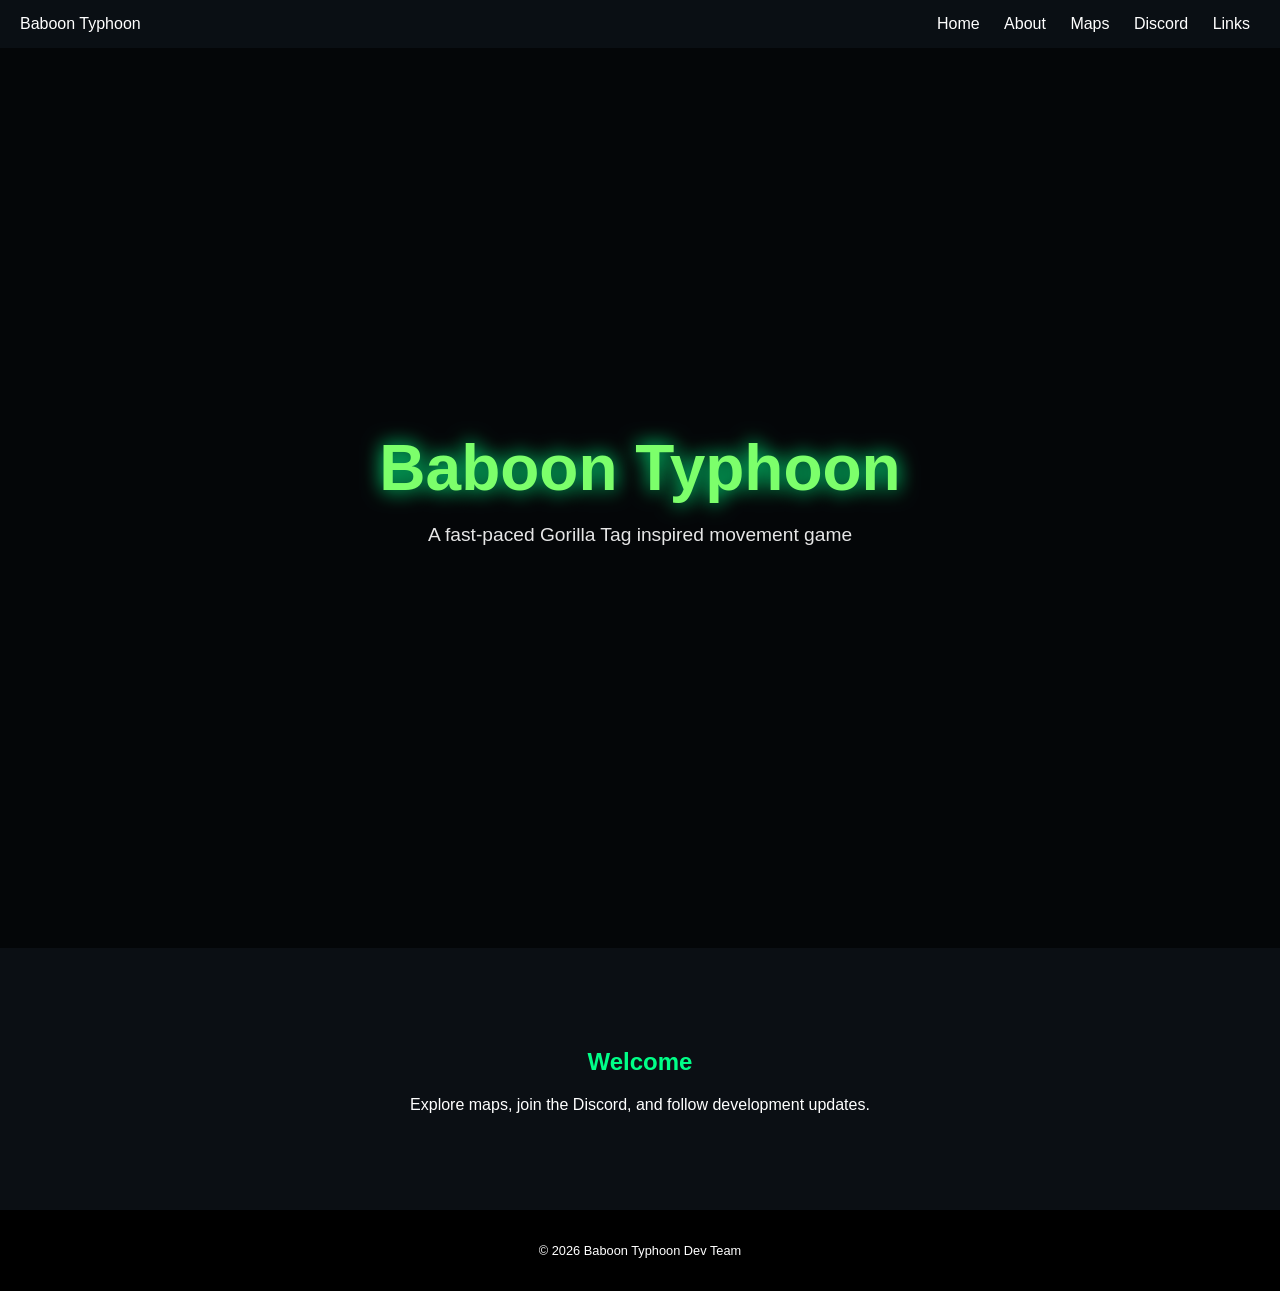
<file: index.html>
<!DOCTYPE html>
<html lang="en">
<head>
  <meta charset="UTF-8" />
  <meta name="viewport" content="width=device-width, initial-scale=1.0"/>
  <title>Baboon Typhoon</title>
  <link rel="stylesheet" href="style.css">
</head>

<body>
  <nav class="navbar">
    <div class="logo">Baboon Typhoon</div>
    <div class="nav-links">
      <a href="index.html">Home</a>
      <a href="about.html">About</a>
      <a href="maps.html">Maps</a>
      <a href="discord.html">Discord</a>
      <a href="links.html">Links</a>
    </div>
  </nav>

  <header class="hero">
    <div class="overlay"></div>
    <div class="hero-content">
      <h1>Baboon Typhoon</h1>
      <p class="tagline">A fast-paced Gorilla Tag inspired movement game</p>
    </div>
  </header>

  <section class="section">
    <h2>Welcome</h2>
    <p>Explore maps, join the Discord, and follow development updates.</p>
  </section>

  <footer>
    <p>© 2026 Baboon Typhoon Dev Team</p>
  </footer>
</body>
</html>
</file>
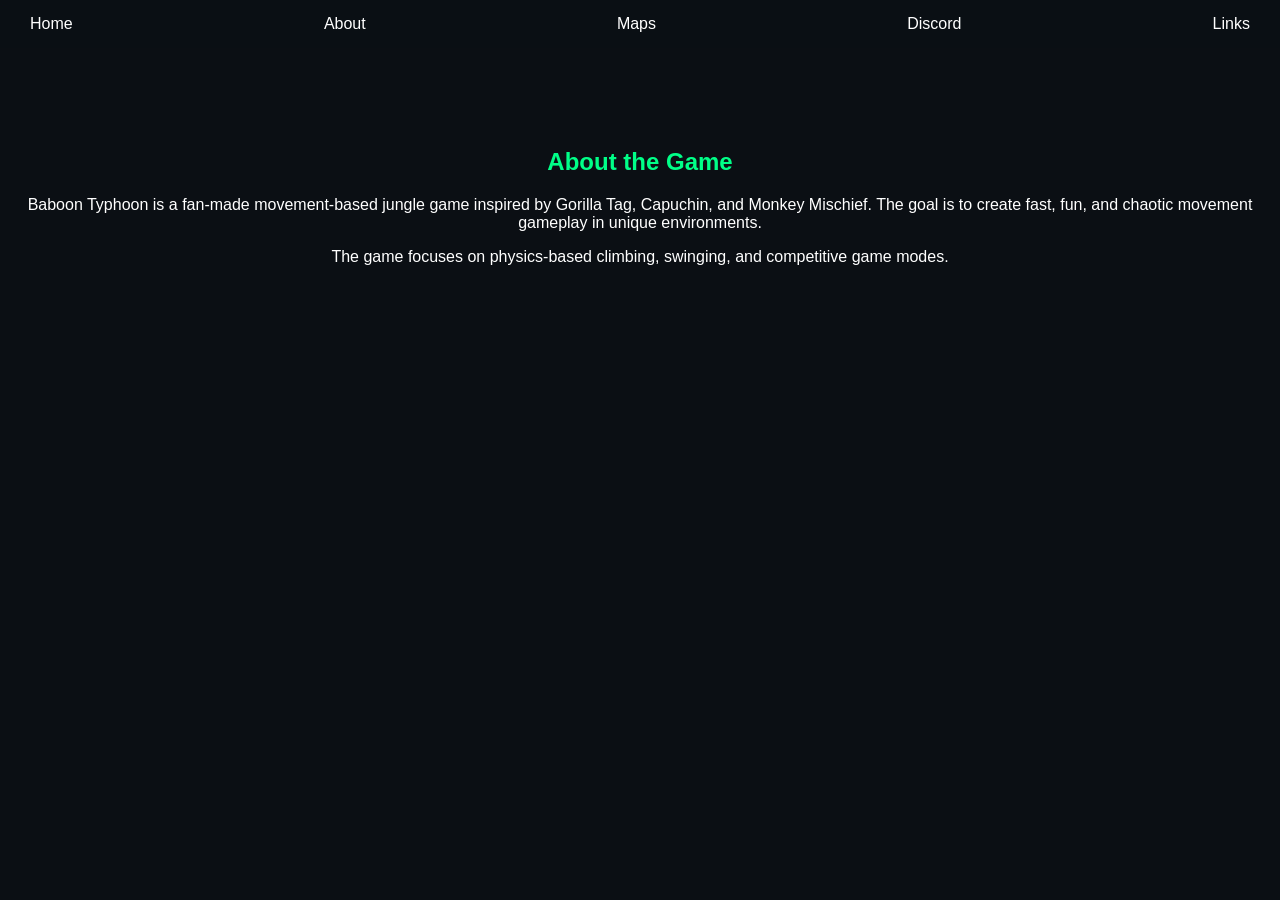
<file: about.html>
<!DOCTYPE html>
<html>
<head>
  <title>About - Baboon Typhoon</title>
  <link rel="stylesheet" href="style.css">
</head>
<body>

<nav class="navbar">
  <a href="index.html">Home</a>
  <a href="about.html">About</a>
  <a href="maps.html">Maps</a>
  <a href="discord.html">Discord</a>
  <a href="links.html">Links</a>
</nav>

<section class="section">
  <h2>About the Game</h2>
  <p>
    Baboon Typhoon is a fan-made movement-based jungle game inspired by Gorilla Tag, Capuchin, and Monkey Mischief.
    The goal is to create fast, fun, and chaotic movement gameplay in unique environments.
  </p>

  <p>
    The game focuses on physics-based climbing, swinging, and competitive game modes.
  </p>
</section>

</body>
</html>
</file>
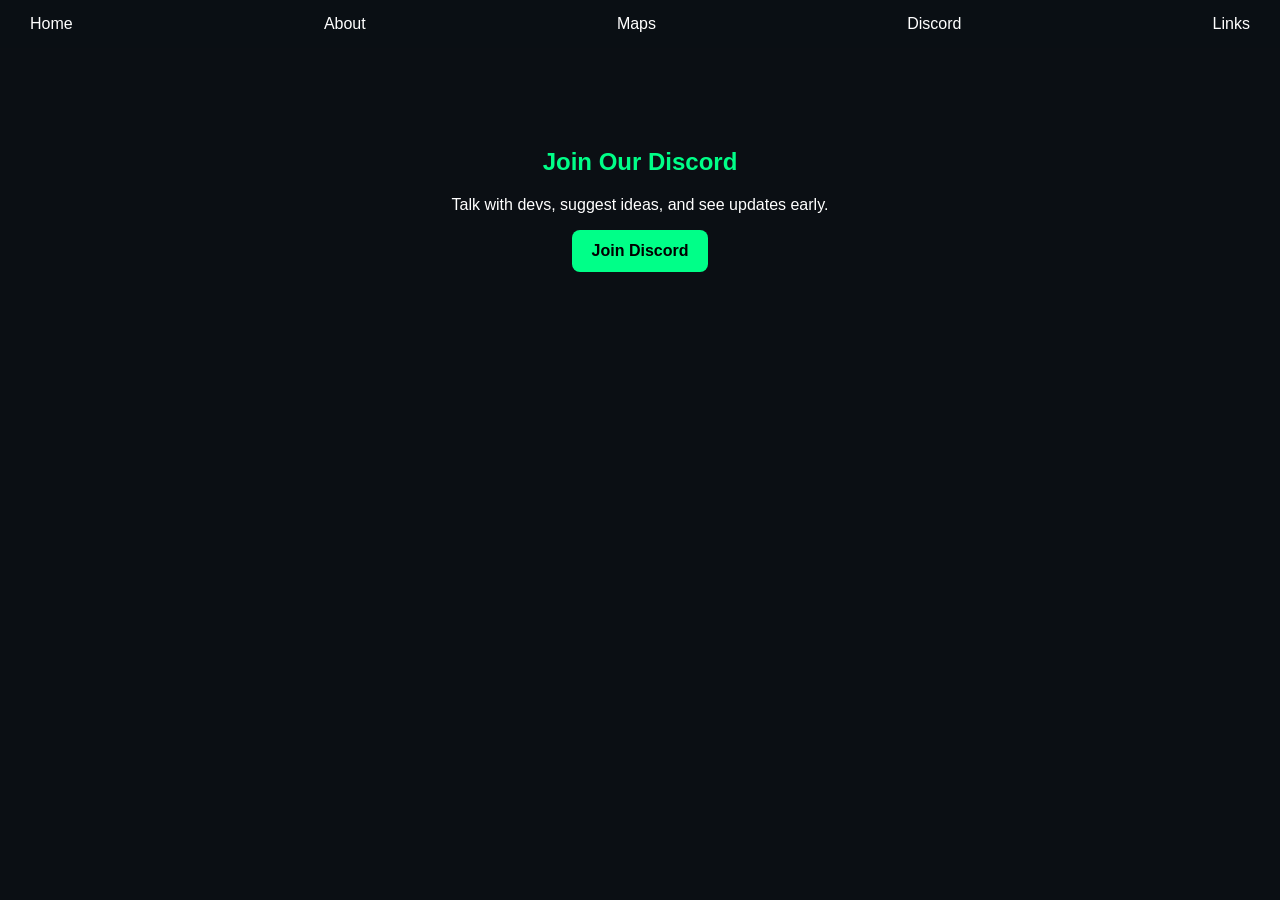
<file: discord.html>
<!DOCTYPE html>
<html>
<head>
  <title>Discord - Baboon Typhoon</title>
  <link rel="stylesheet" href="style.css">
</head>
<body>

<nav class="navbar">
  <a href="index.html">Home</a>
  <a href="about.html">About</a>
  <a href="maps.html">Maps</a>
  <a href="discord.html">Discord</a>
  <a href="links.html">Links</a>
</nav>

<section class="section">
  <h2>Join Our Discord</h2>
  <p>Talk with devs, suggest ideas, and see updates early.</p>

  <a class="button-link" href="https://discord.gg/YOUR_INVITE" target="_blank">
    Join Discord
  </a>
</section>

</body>
</html>
</file>
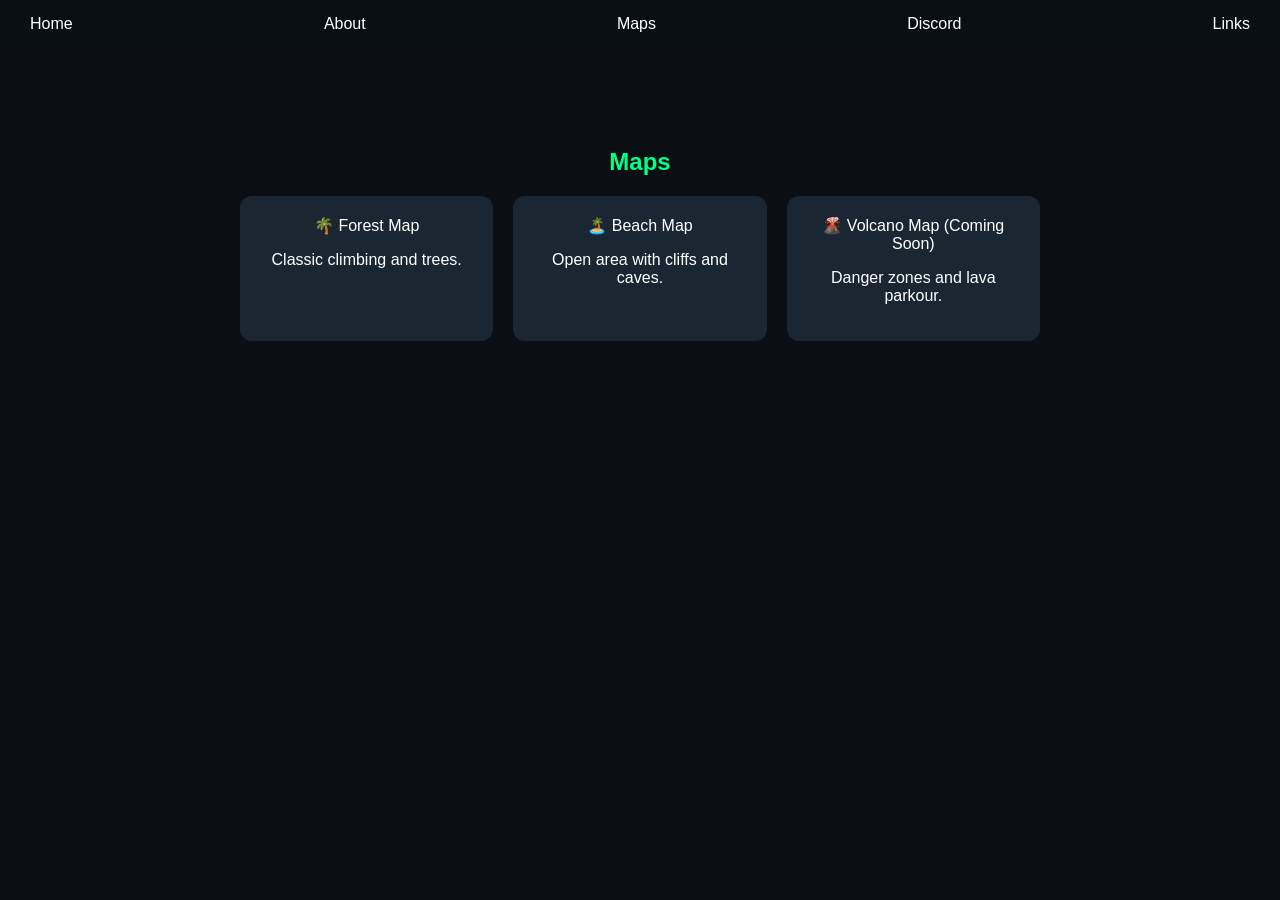
<file: maps.html>
<!DOCTYPE html>
<html>
<head>
  <title>Maps - Baboon Typhoon</title>
  <link rel="stylesheet" href="style.css">
</head>
<body>

<nav class="navbar">
  <a href="index.html">Home</a>
  <a href="about.html">About</a>
  <a href="maps.html">Maps</a>
  <a href="discord.html">Discord</a>
  <a href="links.html">Links</a>
</nav>

<section class="section">
  <h2>Maps</h2>

  <div class="grid">
    <div class="card">
      🌴 Forest Map
      <p>Classic climbing and trees.</p>
    </div>

    <div class="card">
      🏝️ Beach Map
      <p>Open area with cliffs and caves.</p>
    </div>

    <div class="card">
      🌋 Volcano Map (Coming Soon)
      <p>Danger zones and lava parkour.</p>
    </div>
  </div>
</section>

</body>
</html>
</file>
<file: style.css>
body {
  margin: 0;
  font-family: Arial, sans-serif;
  background: #0b0f14;
  color: white;
}

/* HERO SECTION */
.hero {
  height: 100vh;
  background: url("https://images.unsplash.com/photo-1500530855697-b586d89ba3ee") center/cover no-repeat;
  position: relative;
  display: flex;
  align-items: center;
  justify-content: center;
  text-align: center;
}

.overlay {
  position: absolute;
  width: 100%;
  height: 100%;
  background: rgba(0,0,0,0.6);
}

.hero-content {
  position: relative;
  z-index: 2;
}

h1 {
  font-size: 4rem;
  margin: 0;
  color: #7CFF6B;
  text-shadow: 0 0 20px #00ff88;
}

.tagline {
  font-size: 1.2rem;
  opacity: 0.9;
}

button {
  margin-top: 20px;
  padding: 12px 25px;
  border: none;
  background: #00ff88;
  color: black;
  font-weight: bold;
  cursor: pointer;
  border-radius: 8px;
  transition: 0.3s;
}

button:hover {
  transform: scale(1.1);
}

/* SECTIONS */
.section {
  padding: 80px 20px;
  text-align: center;
}

.dark {
  background: #111823;
}

h2 {
  color: #00ff88;
  margin-bottom: 20px;
}

/* GRID CARDS */
.grid {
  display: grid;
  grid-template-columns: repeat(auto-fit, minmax(150px, 1fr));
  gap: 20px;
  max-width: 800px;
  margin: auto;
}

.card {
  background: #1b2633;
  padding: 20px;
  border-radius: 12px;
  transition: 0.3s;
}

.card:hover {
  transform: translateY(-5px);
  background: #243447;
}

/* FOOTER */
footer {
  text-align: center;
  padding: 20px;
  background: black;
  font-size: 0.8rem;
}

.navbar {
  display: flex;
  justify-content: space-between;
  align-items: center;
  padding: 15px 20px;
  background: #0a0f14;
  position: sticky;
  top: 0;
}

.nav-links a, .navbar a {
  color: white;
  margin: 0 10px;
  text-decoration: none;
}

.nav-links a:hover, .navbar a:hover {
  color: #00ff88;
}

.button-link {
  display: inline-block;
  padding: 12px 20px;
  background: #00ff88;
  color: black;
  text-decoration: none;
  border-radius: 8px;
  font-weight: bold;
}
</file>
